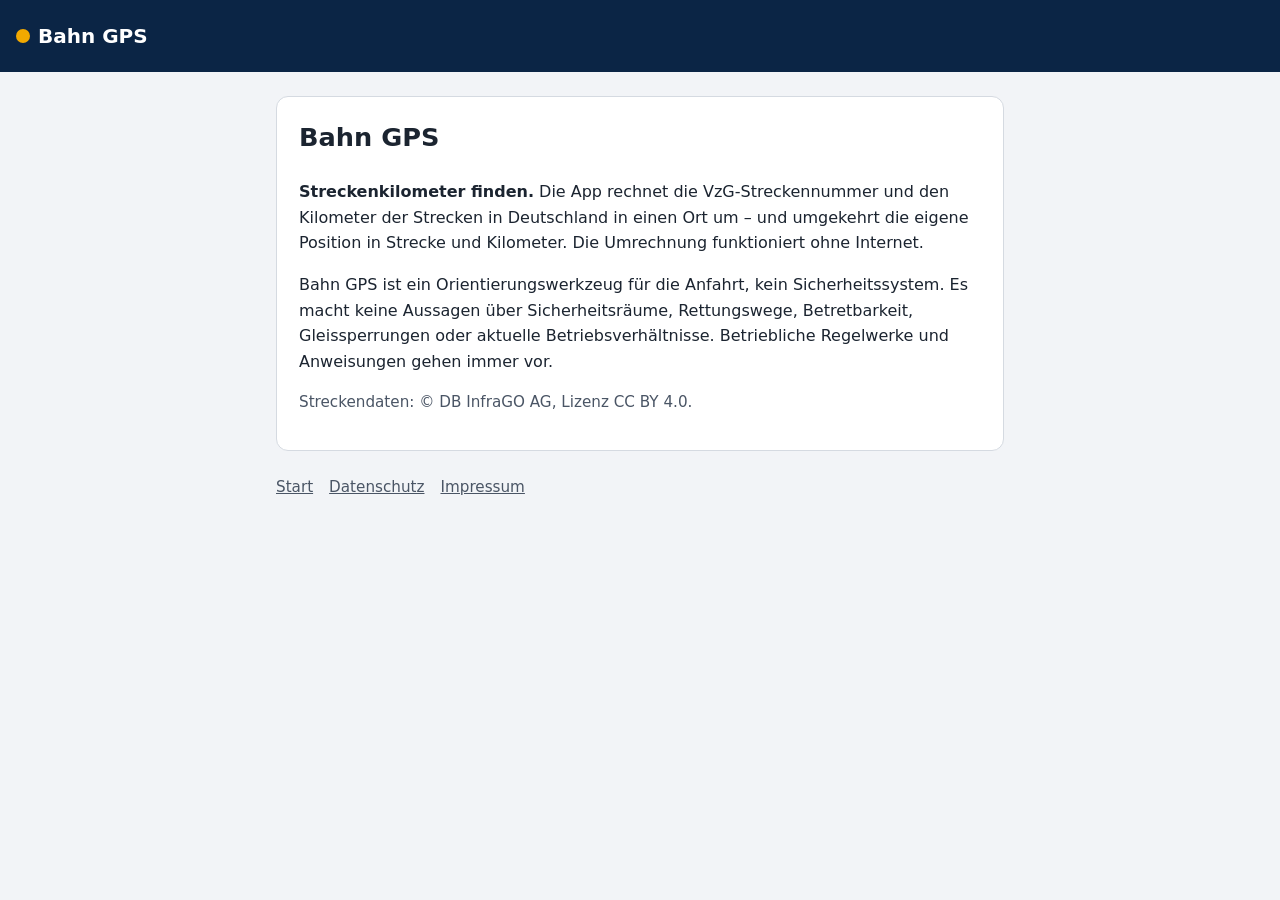
<file: index.html>
<!doctype html>
<html lang="de">
<head>
<meta charset="utf-8">
<meta name="viewport" content="width=device-width, initial-scale=1">
<title>Bahn GPS – Streckenkilometer finden</title>
<link rel="stylesheet" href="stil.css">
</head>
<body>
<header><a href="./"><span class="punkt"></span>Bahn GPS</a></header>
<main>
<article>
<h1>Bahn GPS</h1>
<p><strong>Streckenkilometer finden.</strong> Die App rechnet die VzG-Streckennummer und den Kilometer
der Strecken in Deutschland in einen Ort um – und umgekehrt die eigene Position in Strecke und Kilometer.
Die Umrechnung funktioniert ohne Internet.</p>
<p>Bahn GPS ist ein Orientierungswerkzeug für die Anfahrt, kein Sicherheitssystem. Es macht keine Aussagen
über Sicherheitsräume, Rettungswege, Betretbarkeit, Gleissperrungen oder aktuelle Betriebsverhältnisse.
Betriebliche Regelwerke und Anweisungen gehen immer vor.</p>
<p class="leise">Streckendaten: © DB InfraGO AG, Lizenz CC BY 4.0.</p>
</article>
<nav class="leise"><a href="./">Start</a><a href="datenschutz.html">Datenschutz</a><a href="impressum.html">Impressum</a></nav>
</main>
</body>
</html>
</file>
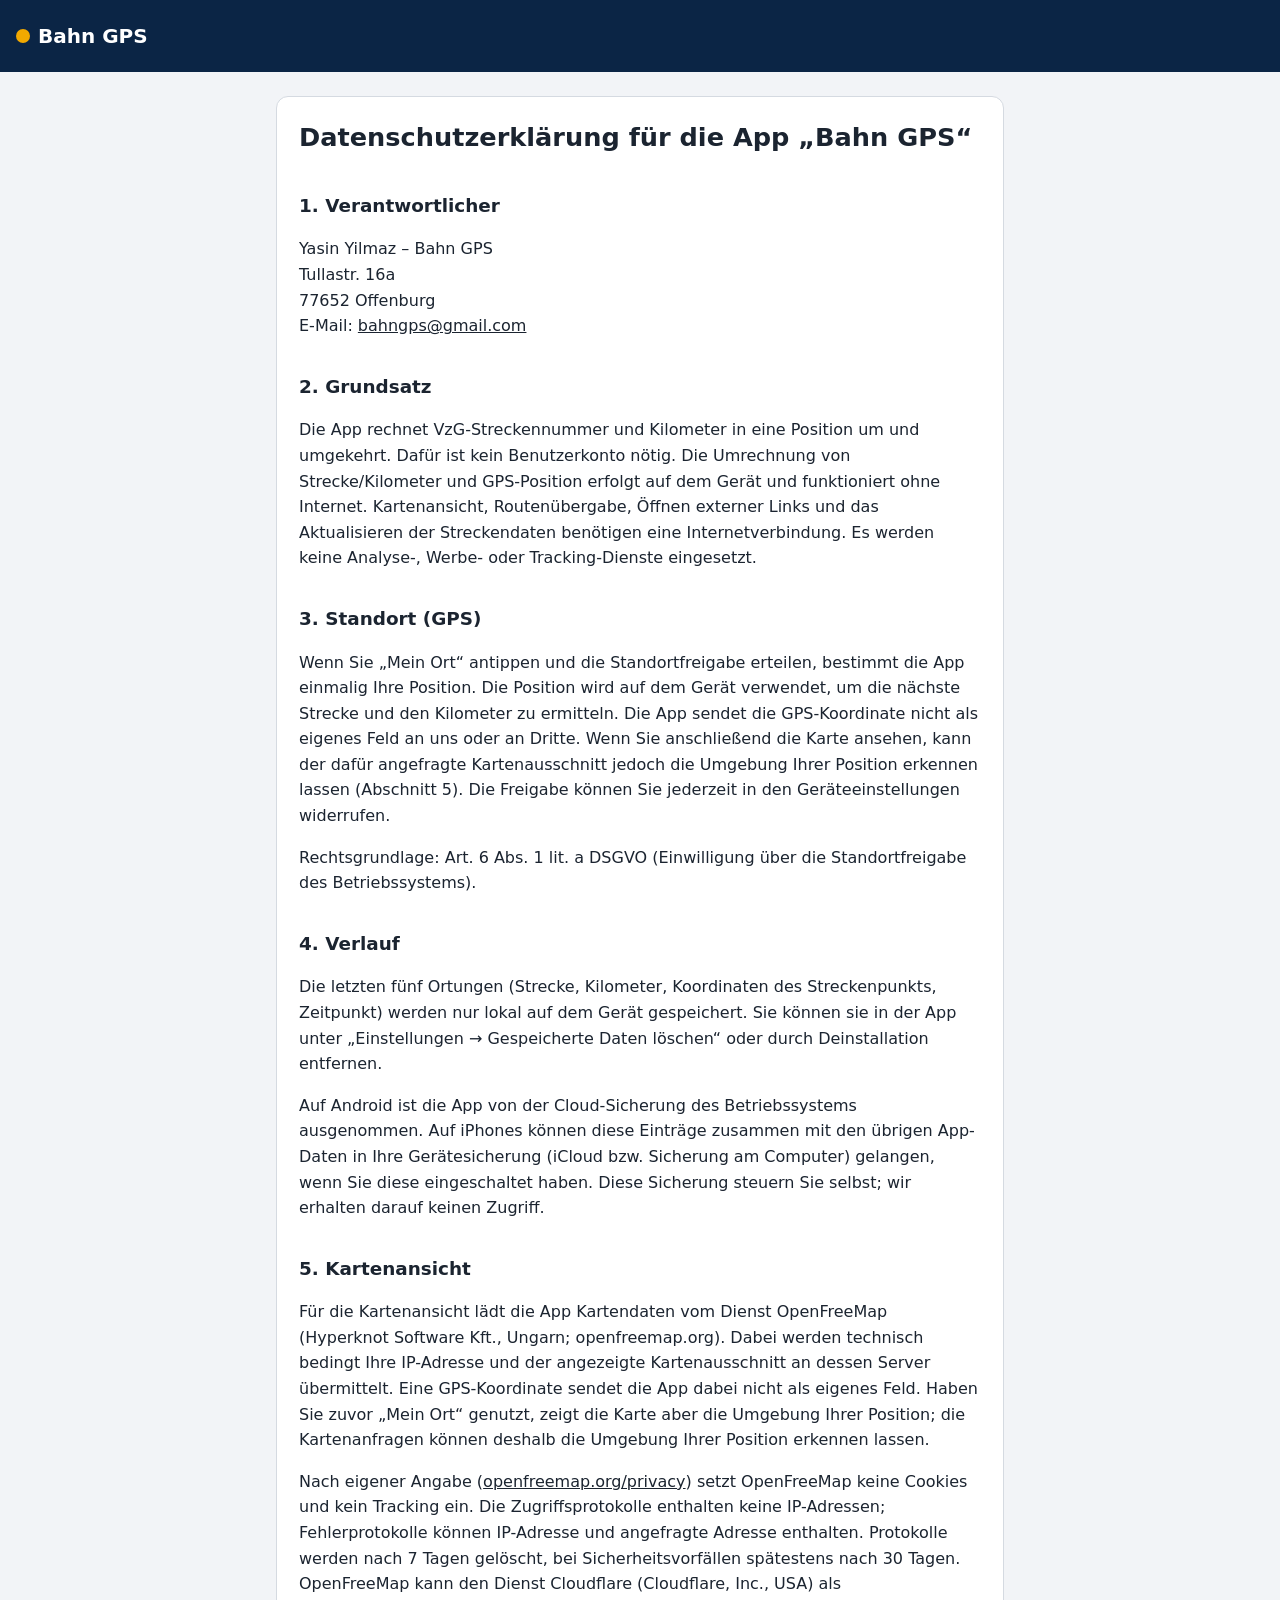
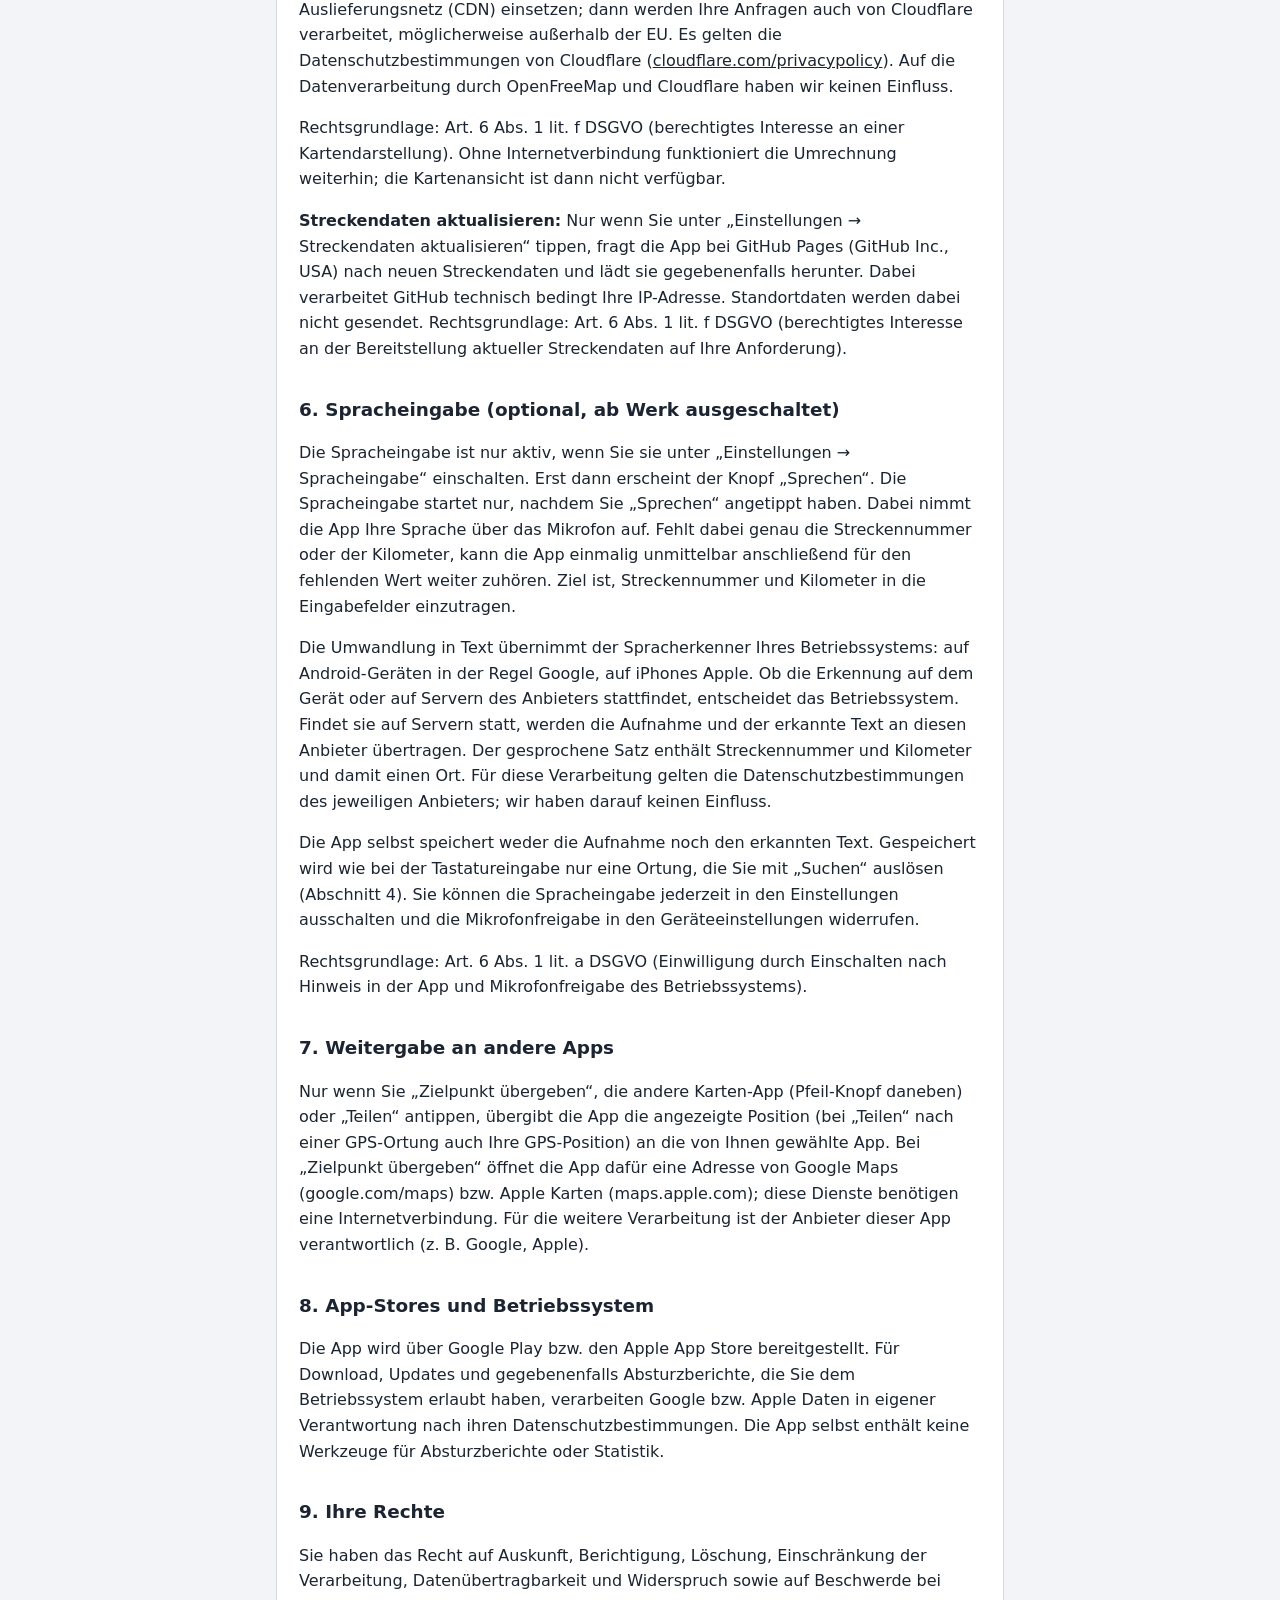
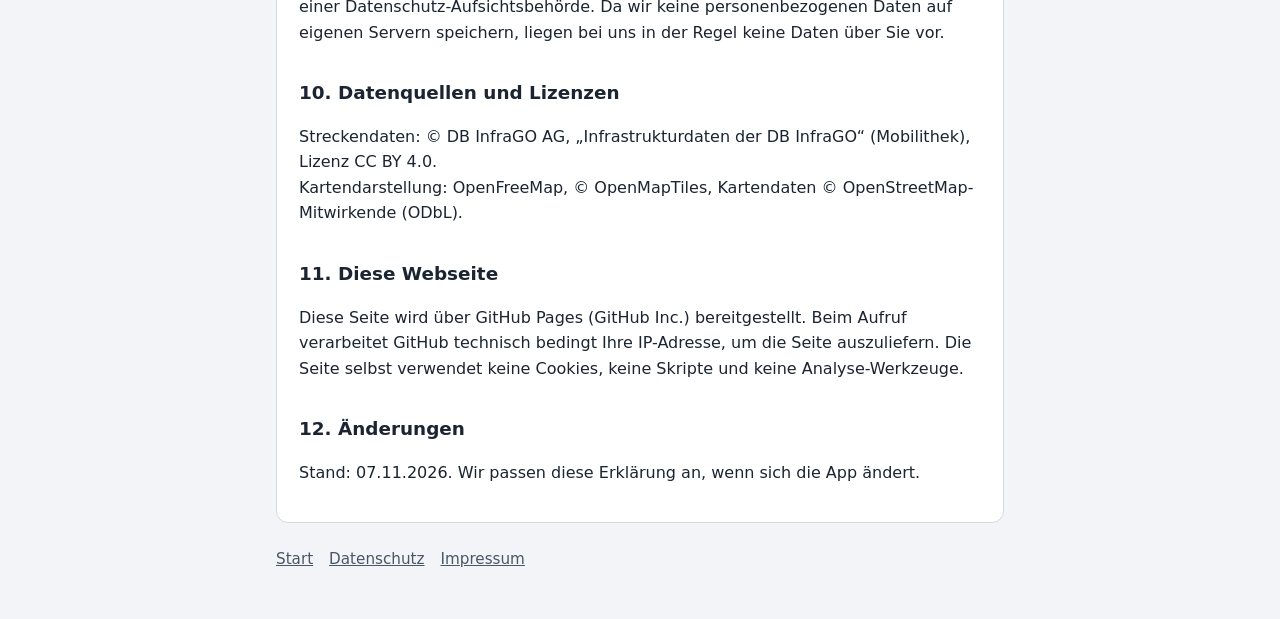
<file: datenschutz.html>
<!doctype html>
<html lang="de">
<head>
<meta charset="utf-8">
<meta name="viewport" content="width=device-width, initial-scale=1">
<title>Datenschutzerklärung – Bahn GPS</title>
<link rel="stylesheet" href="stil.css">
</head>
<body>
<header><a href="./"><span class="punkt"></span>Bahn GPS</a></header>
<main>
<article>
<h1>Datenschutzerklärung für die App „Bahn GPS“</h1>

<h2>1. Verantwortlicher</h2>
<p>Yasin Yilmaz – Bahn GPS<br>
Tullastr. 16a<br>
77652 Offenburg<br>
E-Mail: <a href="mailto:bahngps@gmail.com">bahngps@gmail.com</a></p>

<h2>2. Grundsatz</h2>
<p>Die App rechnet VzG-Streckennummer und Kilometer in eine Position um und umgekehrt. Dafür ist kein
Benutzerkonto nötig. Die Umrechnung von Strecke/Kilometer und GPS-Position erfolgt auf dem Gerät und
funktioniert ohne Internet. Kartenansicht, Routenübergabe, Öffnen externer Links und das Aktualisieren der
Streckendaten benötigen eine Internetverbindung. Es werden keine Analyse-, Werbe- oder Tracking-Dienste
eingesetzt.</p>

<h2>3. Standort (GPS)</h2>
<p>Wenn Sie „Mein Ort“ antippen und die Standortfreigabe erteilen, bestimmt die App einmalig Ihre Position.
Die Position wird auf dem Gerät verwendet, um die nächste Strecke und den Kilometer zu ermitteln. Die App
sendet die GPS-Koordinate nicht als eigenes Feld an uns oder an Dritte. Wenn Sie anschließend die Karte
ansehen, kann der dafür angefragte Kartenausschnitt jedoch die Umgebung Ihrer Position erkennen lassen
(Abschnitt 5). Die Freigabe können Sie jederzeit in den Geräteeinstellungen widerrufen.</p>
<p>Rechtsgrundlage: Art. 6 Abs. 1 lit. a DSGVO (Einwilligung über die Standortfreigabe des Betriebssystems).</p>

<h2>4. Verlauf</h2>
<p>Die letzten fünf Ortungen (Strecke, Kilometer, Koordinaten des Streckenpunkts, Zeitpunkt) werden nur
lokal auf dem Gerät gespeichert. Sie können sie in der App unter „Einstellungen → Gespeicherte Daten
löschen“ oder durch Deinstallation entfernen.</p>
<p>Auf Android ist die App von der Cloud-Sicherung des Betriebssystems ausgenommen. Auf iPhones können diese
Einträge zusammen mit den übrigen App-Daten in Ihre Gerätesicherung (iCloud bzw. Sicherung am Computer)
gelangen, wenn Sie diese eingeschaltet haben. Diese Sicherung steuern Sie selbst; wir erhalten darauf keinen
Zugriff.</p>

<h2>5. Kartenansicht</h2>
<p>Für die Kartenansicht lädt die App Kartendaten vom Dienst OpenFreeMap (Hyperknot Software Kft., Ungarn;
openfreemap.org). Dabei werden technisch bedingt Ihre IP-Adresse und der angezeigte Kartenausschnitt an
dessen Server übermittelt. Eine GPS-Koordinate sendet die App dabei nicht als eigenes Feld. Haben Sie zuvor
„Mein Ort“ genutzt, zeigt die Karte aber die Umgebung Ihrer Position; die Kartenanfragen können deshalb die
Umgebung Ihrer Position erkennen lassen.</p>
<p>Nach eigener Angabe (<a href="https://openfreemap.org/privacy/">openfreemap.org/privacy</a>) setzt
OpenFreeMap keine Cookies und kein Tracking ein. Die Zugriffsprotokolle enthalten keine IP-Adressen;
Fehlerprotokolle können IP-Adresse und angefragte Adresse enthalten. Protokolle werden nach 7 Tagen
gelöscht, bei Sicherheitsvorfällen spätestens nach 30 Tagen. OpenFreeMap kann den Dienst Cloudflare
(Cloudflare, Inc., USA) als Auslieferungsnetz (CDN) einsetzen; dann werden Ihre Anfragen auch von Cloudflare
verarbeitet, möglicherweise außerhalb der EU. Es gelten die Datenschutzbestimmungen von Cloudflare
(<a href="https://www.cloudflare.com/privacypolicy/">cloudflare.com/privacypolicy</a>). Auf die
Datenverarbeitung durch OpenFreeMap und Cloudflare haben wir keinen Einfluss.</p>
<p>Rechtsgrundlage: Art. 6 Abs. 1 lit. f DSGVO (berechtigtes Interesse an einer Kartendarstellung). Ohne
Internetverbindung funktioniert die Umrechnung weiterhin; die Kartenansicht ist dann nicht verfügbar.</p>
<p><strong>Streckendaten aktualisieren:</strong> Nur wenn Sie unter „Einstellungen → Streckendaten
aktualisieren“ tippen, fragt die App bei GitHub Pages (GitHub Inc., USA) nach neuen Streckendaten und lädt
sie gegebenenfalls herunter. Dabei verarbeitet GitHub technisch bedingt Ihre IP-Adresse. Standortdaten
werden dabei nicht gesendet. Rechtsgrundlage: Art. 6 Abs. 1 lit. f DSGVO (berechtigtes Interesse an der
Bereitstellung aktueller Streckendaten auf Ihre Anforderung).</p>

<h2>6. Spracheingabe (optional, ab Werk ausgeschaltet)</h2>
<p>Die Spracheingabe ist nur aktiv, wenn Sie sie unter „Einstellungen → Spracheingabe“ einschalten. Erst dann
erscheint der Knopf „Sprechen“. Die Spracheingabe startet nur, nachdem Sie „Sprechen“ angetippt haben. Dabei
nimmt die App Ihre Sprache über das Mikrofon auf. Fehlt dabei genau die Streckennummer oder der Kilometer,
kann die App einmalig unmittelbar anschließend für den fehlenden Wert weiter zuhören. Ziel ist,
Streckennummer und Kilometer in die Eingabefelder einzutragen.</p>
<p>Die Umwandlung in Text übernimmt der Spracherkenner Ihres Betriebssystems: auf Android-Geräten in der
Regel Google, auf iPhones Apple. Ob die Erkennung auf dem Gerät oder auf Servern des Anbieters stattfindet,
entscheidet das Betriebssystem. Findet sie auf Servern statt, werden die Aufnahme und der erkannte Text an
diesen Anbieter übertragen. Der gesprochene Satz enthält Streckennummer und Kilometer und damit einen Ort.
Für diese Verarbeitung gelten die Datenschutzbestimmungen des jeweiligen Anbieters; wir haben darauf keinen
Einfluss.</p>
<p>Die App selbst speichert weder die Aufnahme noch den erkannten Text. Gespeichert wird wie bei der
Tastatureingabe nur eine Ortung, die Sie mit „Suchen“ auslösen (Abschnitt 4). Sie können die Spracheingabe
jederzeit in den Einstellungen ausschalten und die Mikrofonfreigabe in den Geräteeinstellungen widerrufen.</p>
<p>Rechtsgrundlage: Art. 6 Abs. 1 lit. a DSGVO (Einwilligung durch Einschalten nach Hinweis in der App und
Mikrofonfreigabe des Betriebssystems).</p>

<h2>7. Weitergabe an andere Apps</h2>
<p>Nur wenn Sie „Zielpunkt übergeben“, die andere Karten-App (Pfeil-Knopf daneben) oder „Teilen“ antippen,
übergibt die App die angezeigte Position (bei „Teilen“ nach einer GPS-Ortung auch Ihre GPS-Position) an die
von Ihnen gewählte App. Bei „Zielpunkt übergeben“ öffnet die App dafür eine Adresse von Google Maps
(google.com/maps) bzw. Apple Karten (maps.apple.com); diese Dienste benötigen eine Internetverbindung. Für
die weitere Verarbeitung ist der Anbieter dieser App verantwortlich (z. B. Google, Apple).</p>

<h2>8. App-Stores und Betriebssystem</h2>
<p>Die App wird über Google Play bzw. den Apple App Store bereitgestellt. Für Download, Updates und
gegebenenfalls Absturzberichte, die Sie dem Betriebssystem erlaubt haben, verarbeiten Google bzw. Apple
Daten in eigener Verantwortung nach ihren Datenschutzbestimmungen. Die App selbst enthält keine Werkzeuge
für Absturzberichte oder Statistik.</p>

<h2>9. Ihre Rechte</h2>
<p>Sie haben das Recht auf Auskunft, Berichtigung, Löschung, Einschränkung der Verarbeitung,
Datenübertragbarkeit und Widerspruch sowie auf Beschwerde bei einer Datenschutz-Aufsichtsbehörde. Da wir
keine personenbezogenen Daten auf eigenen Servern speichern, liegen bei uns in der Regel keine Daten über
Sie vor.</p>

<h2>10. Datenquellen und Lizenzen</h2>
<p>Streckendaten: © DB InfraGO AG, „Infrastrukturdaten der DB InfraGO“ (Mobilithek), Lizenz CC BY 4.0.<br>
Kartendarstellung: OpenFreeMap, © OpenMapTiles, Kartendaten © OpenStreetMap-Mitwirkende (ODbL).</p>

<h2>11. Diese Webseite</h2>
<p>Diese Seite wird über GitHub Pages (GitHub Inc.) bereitgestellt. Beim Aufruf verarbeitet GitHub technisch
bedingt Ihre IP-Adresse, um die Seite auszuliefern. Die Seite selbst verwendet keine Cookies, keine
Skripte und keine Analyse-Werkzeuge.</p>

<h2>12. Änderungen</h2>
<p>Stand: 07.11.2026. Wir passen diese Erklärung an, wenn sich die App ändert.</p>
</article>
<nav class="leise"><a href="./">Start</a><a href="datenschutz.html">Datenschutz</a><a href="impressum.html">Impressum</a></nav>
</main>
</body>
</html>
</file>
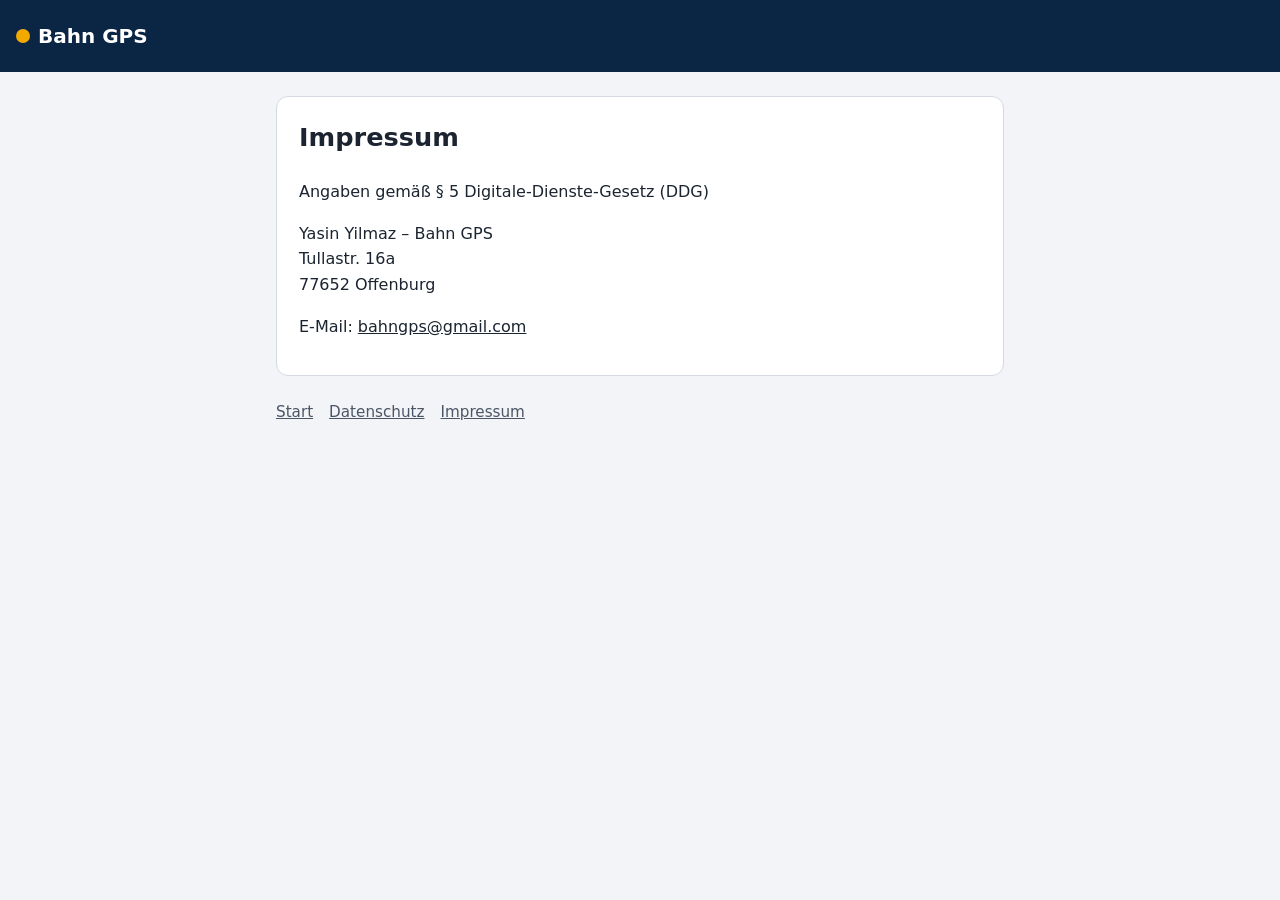
<file: impressum.html>
<!doctype html>
<html lang="de">
<head>
<meta charset="utf-8">
<meta name="viewport" content="width=device-width, initial-scale=1">
<title>Impressum – Bahn GPS</title>
<link rel="stylesheet" href="stil.css">
</head>
<body>
<header><a href="./"><span class="punkt"></span>Bahn GPS</a></header>
<main>
<article>
<h1>Impressum</h1>
<p>Angaben gemäß § 5 Digitale-Dienste-Gesetz (DDG)</p>
<p>Yasin Yilmaz – Bahn GPS<br>
Tullastr. 16a<br>
77652 Offenburg</p>
<p>E-Mail: <a href="mailto:bahngps@gmail.com">bahngps@gmail.com</a></p>
</article>
<nav class="leise"><a href="./">Start</a><a href="datenschutz.html">Datenschutz</a><a href="impressum.html">Impressum</a></nav>
</main>
</body>
</html>
</file>
<file: stil.css>
/* Bahn GPS – schlichte Seiten ohne externe Schriften, Skripte oder Zaehler */
:root { --marine: #0B2545; --bernstein: #F2A900; --text: #1b2430; --leise: #4a5565; --flaeche: #f2f4f7; --karte: #ffffff; --linie: #d5dae1; }
@media (prefers-color-scheme: dark) {
  :root { --text: #e6eaf0; --leise: #b4bdc9; --flaeche: #0e141c; --karte: #151c26; --linie: #2a3442; }
}
* { box-sizing: border-box; }
body { margin: 0; font-family: system-ui, -apple-system, "Segoe UI", Roboto, sans-serif; line-height: 1.6; color: var(--text); background: var(--flaeche); }
header { background: var(--marine); color: #fff; padding: 20px 16px; }
header a { color: #fff; text-decoration: none; font-weight: 700; font-size: 1.25rem; }
header .punkt { display: inline-block; width: .7em; height: .7em; border-radius: 50%; background: var(--bernstein); margin-right: .4em; }
main { max-width: 760px; margin: 0 auto; padding: 24px 16px 48px; }
article { background: var(--karte); border: 1px solid var(--linie); border-radius: 12px; padding: 20px 22px; }
h1 { font-size: 1.6rem; margin-top: 0; } h2 { font-size: 1.15rem; margin-top: 1.8em; }
a { color: inherit; } .leise { color: var(--leise); font-size: .95rem; }
.platzhalter { background: #fff3cd; color: #5c4400; padding: 0 .3em; border-radius: 4px; }
nav { margin-top: 24px; display: flex; gap: 16px; flex-wrap: wrap; }
footer { text-align: center; padding: 16px; }
</file>
